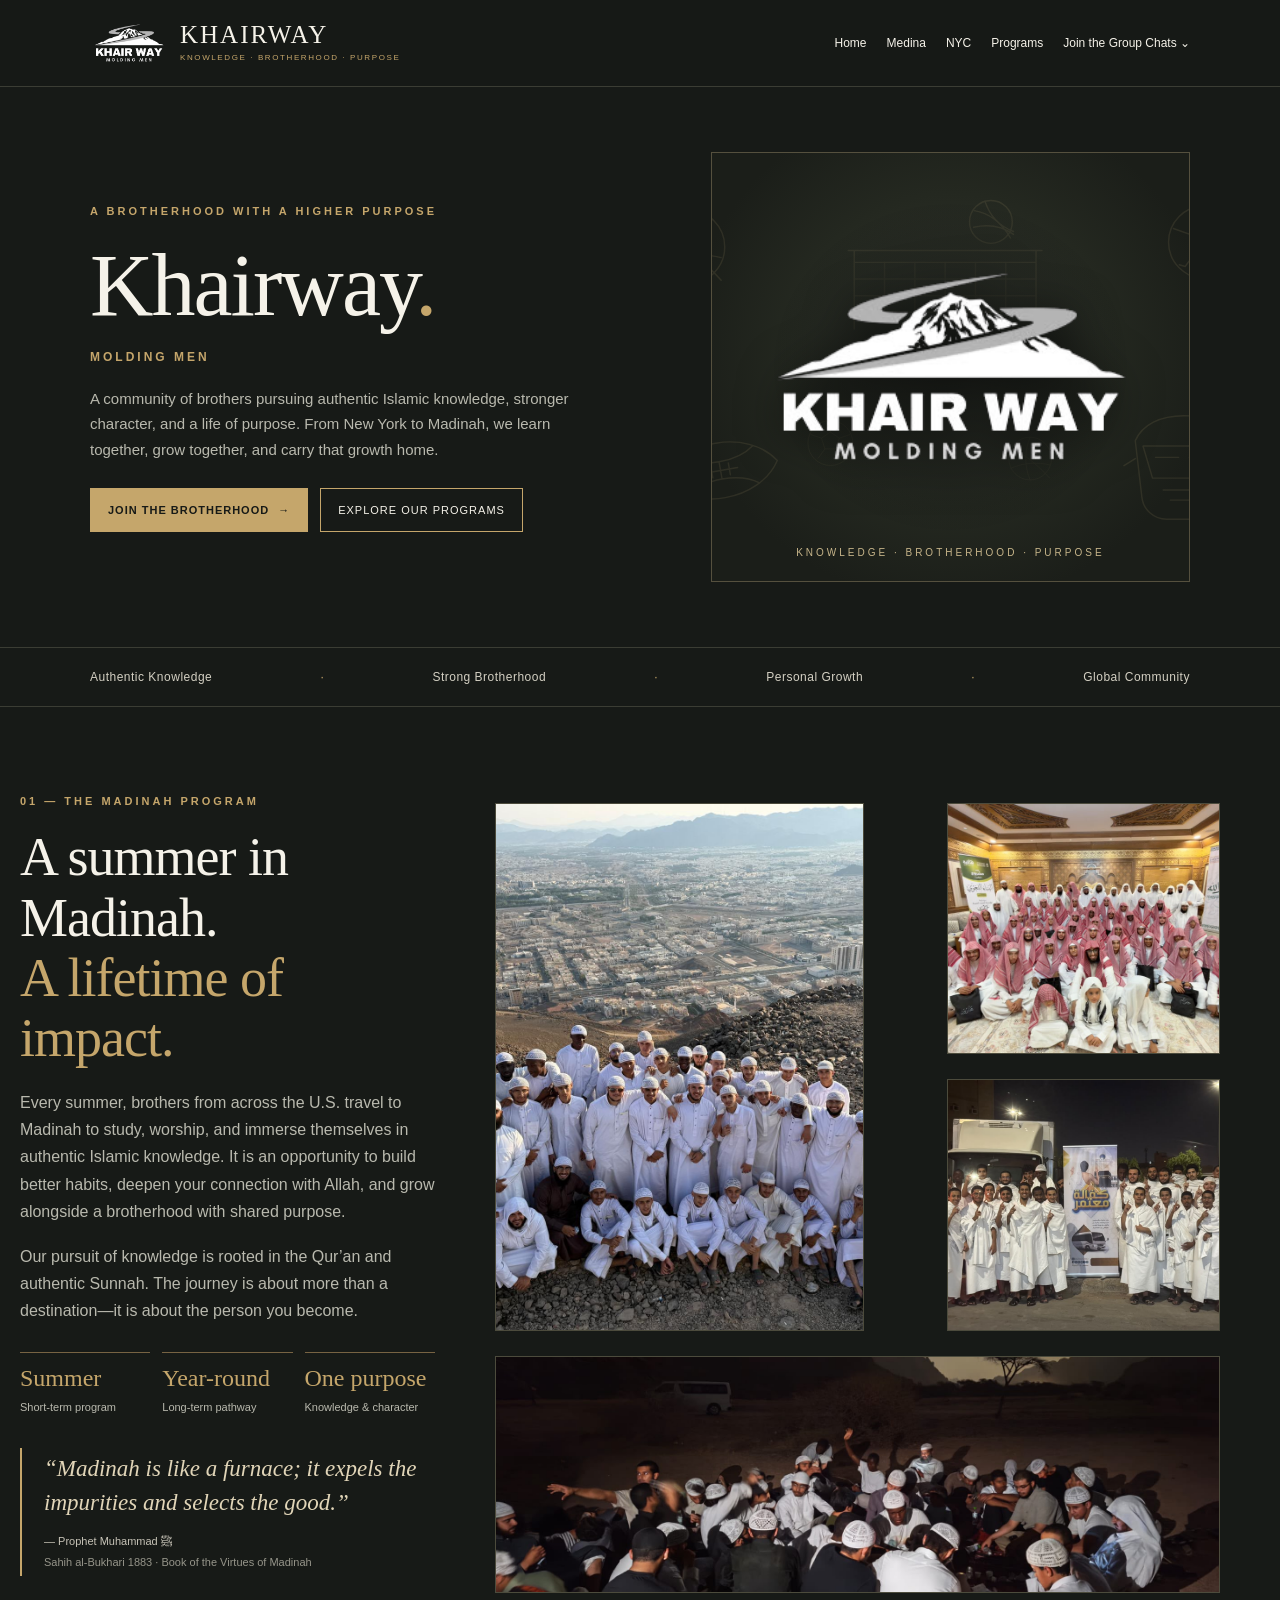
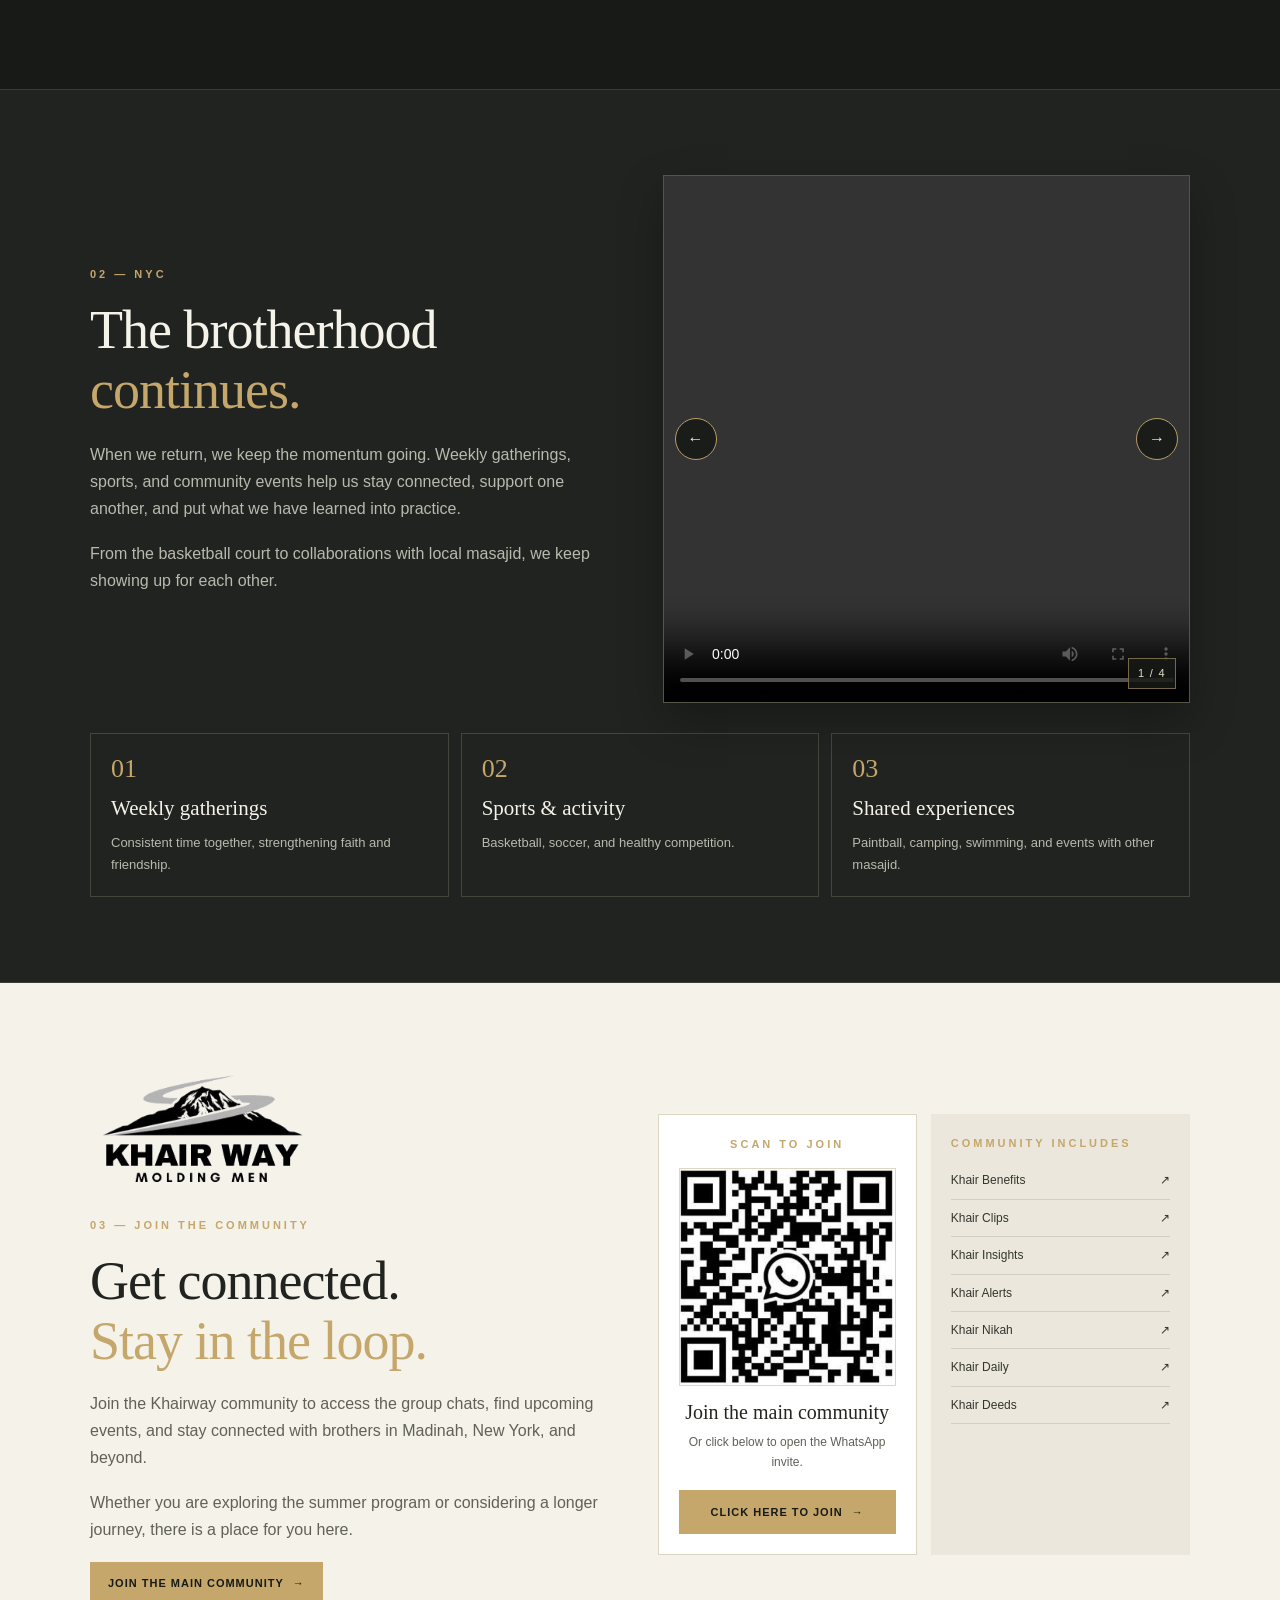
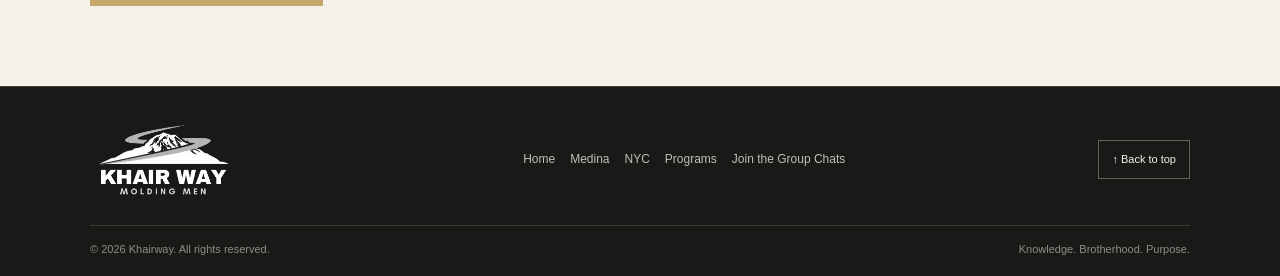
<file: khairway-website/index.html>
<!doctype html>
<html lang="en">
<head>
  <meta charset="utf-8">
  <meta name="viewport" content="width=device-width, initial-scale=1">
  <meta name="description" content="Khairway is a brotherhood pursuing authentic Islamic knowledge, stronger character, and purposeful growth through study in Madinah and community in New York City.">
  <meta name="theme-color" content="#171a17">
  <meta property="og:title" content="Khairway — Molding Men">
  <meta property="og:description" content="Knowledge. Brotherhood. Purpose. Explore Khairway's Madinah study program and NYC community.">
  <meta property="og:type" content="website">
  <title>Khairway — Molding Men | Knowledge, Brotherhood, Purpose</title>
  <link rel="canonical" href="https://khairway.com/">
  <link rel="stylesheet" href="styles.css">
  <script src="script.js" defer></script>
</head>
<body>
  <a class="skip-link" href="#main">Skip to content</a>
  <header class="site-header">
    <div class="container nav-wrap">
      <a class="brand brand-header" href="#main" aria-label="Khairway home">
        <img class="brand-logo" src="images/khairway-logo-light.png" alt="" aria-hidden="true">
        <span class="brand-copy"><strong>KHAIRWAY</strong><small>KNOWLEDGE · BROTHERHOOD · PURPOSE</small></span>
      </a>
      <button class="menu-toggle" type="button" aria-expanded="false" aria-controls="primary-nav">Menu <span aria-hidden="true">☰</span></button>
      <nav class="primary-nav" id="primary-nav" aria-label="Main navigation">
        <a href="#main">Home</a>
        <a href="#medina">Medina</a>
        <a href="#nyc">NYC</a>
        <a href="#programs">Programs</a>
        <details class="nav-dropdown">
          <summary>Join the Group Chats <span aria-hidden="true">⌄</span></summary>
          <div class="dropdown-panel">
            <a href="https://chat.whatsapp.com/Eo68PZ4l4v1HEXco6u2U0p?mode=wwt" target="_blank" rel="noopener noreferrer">Main Community <span>↗</span></a>
            <a href="https://www.whatsapp.com/channel/0029Vb6tWS2KLaHf7UXaNX1f" target="_blank" rel="noopener noreferrer">Khair Benefits <span>↗</span></a>
            <a href="https://chat.whatsapp.com/DuKVOLJy0NlB9dxHpvWHI6?s=sw&amp;p=i&amp;mlu=0" target="_blank" rel="noopener noreferrer">Khair Clips <span>↗</span></a>
            <a href="https://chat.whatsapp.com/DIcynuwBLIp3FBKQtrekQu?s=sw&amp;p=i&amp;mlu=0" target="_blank" rel="noopener noreferrer">Khair Insights <span>↗</span></a>
            <a href="https://chat.whatsapp.com/FpzMnmWVzdDAzeIJ8G1Ipd?s=qt&amp;p=i&amp;mlu=0&amp;ilr=4" target="_blank" rel="noopener noreferrer">Khair Alerts <span>↗</span></a>
            <a href="https://chat.whatsapp.com/GU599AT453l8Gs1sBvKuLP?s=sw&amp;p=i&amp;mlu=0" target="_blank" rel="noopener noreferrer">Khair Nikah <span>↗</span></a>
            <a href="https://chat.whatsapp.com/FGhLXF9lplVC5lfTucQEdU?s=sw&amp;p=i&amp;mlu=0" target="_blank" rel="noopener noreferrer">Khair Daily <span>↗</span></a>
            <a href="https://chat.whatsapp.com/KeFi4kn7iX44ZJ0N7IwIz2?s=sw&amp;p=i&amp;mlu=0" target="_blank" rel="noopener noreferrer">Khair Deeds <span>↗</span></a>
          </div>
        </details>
      </nav>
    </div>
  </header>

  <main id="main">
    <section class="hero container" aria-labelledby="hero-title">
      <div class="hero-copy">
        <p class="eyebrow">A brotherhood with a higher purpose</p>
        <h1 id="hero-title">Khairway<span class="gold">.</span></h1>
        <p class="tagline">MOLDING MEN</p>
        <p class="hero-description">A community of brothers pursuing authentic Islamic knowledge, stronger character, and a life of purpose. From New York to Madinah, we learn together, grow together, and carry that growth home.</p>
        <div class="button-row">
          <a class="button button-gold" href="#join-qr">Join the brotherhood <span aria-hidden="true">→</span></a>
          <a class="button button-outline" href="#programs">Explore our programs</a>
        </div>
      </div>
      <div class="hero-art" aria-label="Khairway Molding Men logo">
        <img class="hero-logo" src="images/khairway-logo-light.png" alt="Khairway — Molding Men">
        <span class="hero-art-caption">KNOWLEDGE · BROTHERHOOD · PURPOSE</span>
      </div>
    </section>

    <div class="pillars" aria-label="Our values">
      <div class="container pillars-inner">
        <span>Authentic Knowledge</span><i aria-hidden="true">·</i>
        <span>Strong Brotherhood</span><i aria-hidden="true">·</i>
        <span>Personal Growth</span><i aria-hidden="true">·</i>
        <span>Global Community</span>
      </div>
    </div>

    <section class="section container" id="medina" aria-labelledby="medina-title">
      <span class="section-anchor" id="programs" aria-hidden="true"></span>
      <div class="split-layout">
        <div class="section-copy">
          <p class="eyebrow">01 — The Madinah program</p>
          <h2 id="medina-title">A summer in Madinah.<br><span class="gold">A lifetime of impact.</span></h2>
          <p>Every summer, brothers from across the U.S. travel to Madinah to study, worship, and immerse themselves in authentic Islamic knowledge. It is an opportunity to build better habits, deepen your connection with Allah, and grow alongside a brotherhood with shared purpose.</p>
          <p>Our pursuit of knowledge is rooted in the Qur’an and authentic Sunnah. The journey is about more than a destination—it is about the person you become.</p>
          <div class="facts">
            <div class="fact"><strong>Summer</strong><span>Short-term program</span></div>
            <div class="fact"><strong>Year-round</strong><span>Long-term pathway</span></div>
            <div class="fact"><strong>One purpose</strong><span>Knowledge &amp; character</span></div>
          </div>
          <figure class="hadith">
            <blockquote>“Madinah is like a furnace; it expels the impurities and selects the good.”</blockquote>
            <figcaption>— Prophet Muhammad ﷺ <span>Sahih al-Bukhari 1883 · Book of the Virtues of Madinah</span></figcaption>
          </figure>
        </div>
        <div class="media-column">
          <div class="photo-grid medina-gallery">
            <figure class="photo-slot photo-tall has-media"><img src="images/medina-brotherhood-city.jpg" alt="Khairway brothers overlooking the city near Madinah" loading="lazy"></figure>
            <figure class="photo-slot has-media"><img src="images/medina-study-circle.jpg" alt="Khairway brothers gathered for study" loading="lazy"></figure>
            <figure class="photo-slot has-media"><img src="images/medina-umrah-group.jpg" alt="Khairway brothers together during the journey" loading="lazy"></figure>
            <figure class="photo-slot photo-wide has-media"><img src="images/medina-desert-gathering.jpg" alt="Khairway brothers sharing a gathering outdoors" loading="lazy"></figure>
          </div>
        </div>
      </div>
    </section>

    <section class="section section-dark" id="nyc" aria-labelledby="nyc-title">
      <div class="container">
        <div class="split-layout">
          <div class="section-copy">
            <p class="eyebrow">02 — NYC</p>
            <h2 id="nyc-title">The brotherhood<br><span class="gold">continues.</span></h2>
            <p>When we return, we keep the momentum going. Weekly gatherings, sports, and community events help us stay connected, support one another, and put what we have learned into practice.</p>
            <p>From the basketball court to collaborations with local masajid, we keep showing up for each other.</p>
          </div>
          <div class="media-column">
            <div class="video-carousel" data-video-carousel aria-label="NYC community clips">
              <div class="video-viewport">
                <div class="video-track" data-video-track>
                  <div class="video-slide"><video controls playsinline preload="metadata"><source src="videos/nyc-01.mp4" type="video/mp4">Your browser does not support video.</video></div>
                  <div class="video-slide"><video controls playsinline preload="metadata"><source src="videos/nyc-02.mp4" type="video/mp4">Your browser does not support video.</video></div>
                  <div class="video-slide"><video controls playsinline preload="metadata"><source src="videos/nyc-03.mp4" type="video/mp4">Your browser does not support video.</video></div>
                  <div class="video-slide"><video controls playsinline preload="metadata"><source src="videos/nyc-04.mp4" type="video/mp4">Your browser does not support video.</video></div>
                </div>
              </div>
              <button class="carousel-button carousel-prev" type="button" data-video-prev aria-label="Previous NYC video">←</button>
              <button class="carousel-button carousel-next" type="button" data-video-next aria-label="Next NYC video">→</button>
              <div class="carousel-status" aria-live="polite"><span data-video-current>1</span> / <span data-video-total>4</span></div>
            </div>
          </div>
        </div>
        <div class="event-grid">
          <article class="event-card"><span class="event-number">01</span><h3>Weekly gatherings</h3><p>Consistent time together, strengthening faith and friendship.</p></article>
          <article class="event-card"><span class="event-number">02</span><h3>Sports &amp; activity</h3><p>Basketball, soccer, and healthy competition.</p></article>
          <article class="event-card"><span class="event-number">03</span><h3>Shared experiences</h3><p>Paintball, camping, swimming, and events with other masajid.</p></article>
        </div>
      </div>
    </section>

    <section class="community-section" id="join" aria-labelledby="join-title">
      <div class="container join-layout">
        <div>
          <img class="community-logo" src="images/khairway-logo-dark.png" alt="Khairway — Molding Men">
          <p class="eyebrow">03 — Join the community</p>
          <h2 id="join-title">Get connected.<br><span class="gold">Stay in the loop.</span></h2>
          <p>Join the Khairway community to access the group chats, find upcoming events, and stay connected with brothers in Madinah, New York, and beyond.</p>
          <p>Whether you are exploring the summer program or considering a longer journey, there is a place for you here.</p>
          <a class="button button-gold" href="https://chat.whatsapp.com/Eo68PZ4l4v1HEXco6u2U0p?mode=wwt" target="_blank" rel="noopener noreferrer">Join the main community <span aria-hidden="true">→</span></a>
        </div>
        <div class="join-side">
          <div class="qr-card" id="join-qr">
            <p class="eyebrow">Scan to join</p>
            <img class="qr-image" src="images/khairway-qr.png" alt="Khairway main community WhatsApp QR code">
            <h3>Join the main community</h3>
            <p>Or click below to open the WhatsApp invite.</p>
            <a class="button button-gold" href="https://chat.whatsapp.com/Eo68PZ4l4v1HEXco6u2U0p?mode=wwt" target="_blank" rel="noopener noreferrer">Click here to join <span aria-hidden="true">→</span></a>
          </div>
          <div class="group-list">
            <p class="eyebrow">Community includes</p>
            <ul>
              <li><a href="https://www.whatsapp.com/channel/0029Vb6tWS2KLaHf7UXaNX1f" target="_blank" rel="noopener noreferrer">Khair Benefits <span>↗</span></a></li>
              <li><a href="https://chat.whatsapp.com/DuKVOLJy0NlB9dxHpvWHI6?s=sw&amp;p=i&amp;mlu=0" target="_blank" rel="noopener noreferrer">Khair Clips <span>↗</span></a></li>
              <li><a href="https://chat.whatsapp.com/DIcynuwBLIp3FBKQtrekQu?s=sw&amp;p=i&amp;mlu=0" target="_blank" rel="noopener noreferrer">Khair Insights <span>↗</span></a></li>
              <li><a href="https://chat.whatsapp.com/FpzMnmWVzdDAzeIJ8G1Ipd?s=qt&amp;p=i&amp;mlu=0&amp;ilr=4" target="_blank" rel="noopener noreferrer">Khair Alerts <span>↗</span></a></li>
              <li><a href="https://chat.whatsapp.com/GU599AT453l8Gs1sBvKuLP?s=sw&amp;p=i&amp;mlu=0" target="_blank" rel="noopener noreferrer">Khair Nikah <span>↗</span></a></li>
              <li><a href="https://chat.whatsapp.com/FGhLXF9lplVC5lfTucQEdU?s=sw&amp;p=i&amp;mlu=0" target="_blank" rel="noopener noreferrer">Khair Daily <span>↗</span></a></li>
              <li><a href="https://chat.whatsapp.com/KeFi4kn7iX44ZJ0N7IwIz2?s=sw&amp;p=i&amp;mlu=0" target="_blank" rel="noopener noreferrer">Khair Deeds <span>↗</span></a></li>
            </ul>
          </div>
        </div>
      </div>
    </section>
  </main>

  <footer class="site-footer">
    <div class="container footer-top">
      <a class="brand brand-footer" href="#main" aria-label="Khairway home">
        <img class="footer-logo" src="images/khairway-logo-light.png" alt="Khairway — Molding Men">
      </a>
      <nav class="footer-nav" aria-label="Footer navigation">
        <a href="#main">Home</a><a href="#medina">Medina</a><a href="#nyc">NYC</a>
        <a href="#programs">Programs</a><a href="#join">Join the Group Chats</a>
      </nav>
      <button class="back-to-top" type="button" data-back-to-top>↑ Back to top</button>
    </div>
    <div class="container footer-bottom"><span>© <span data-year>2026</span> Khairway. All rights reserved.</span><span>Knowledge. Brotherhood. Purpose.</span></div>
  </footer>
</body>
</html>
</file>
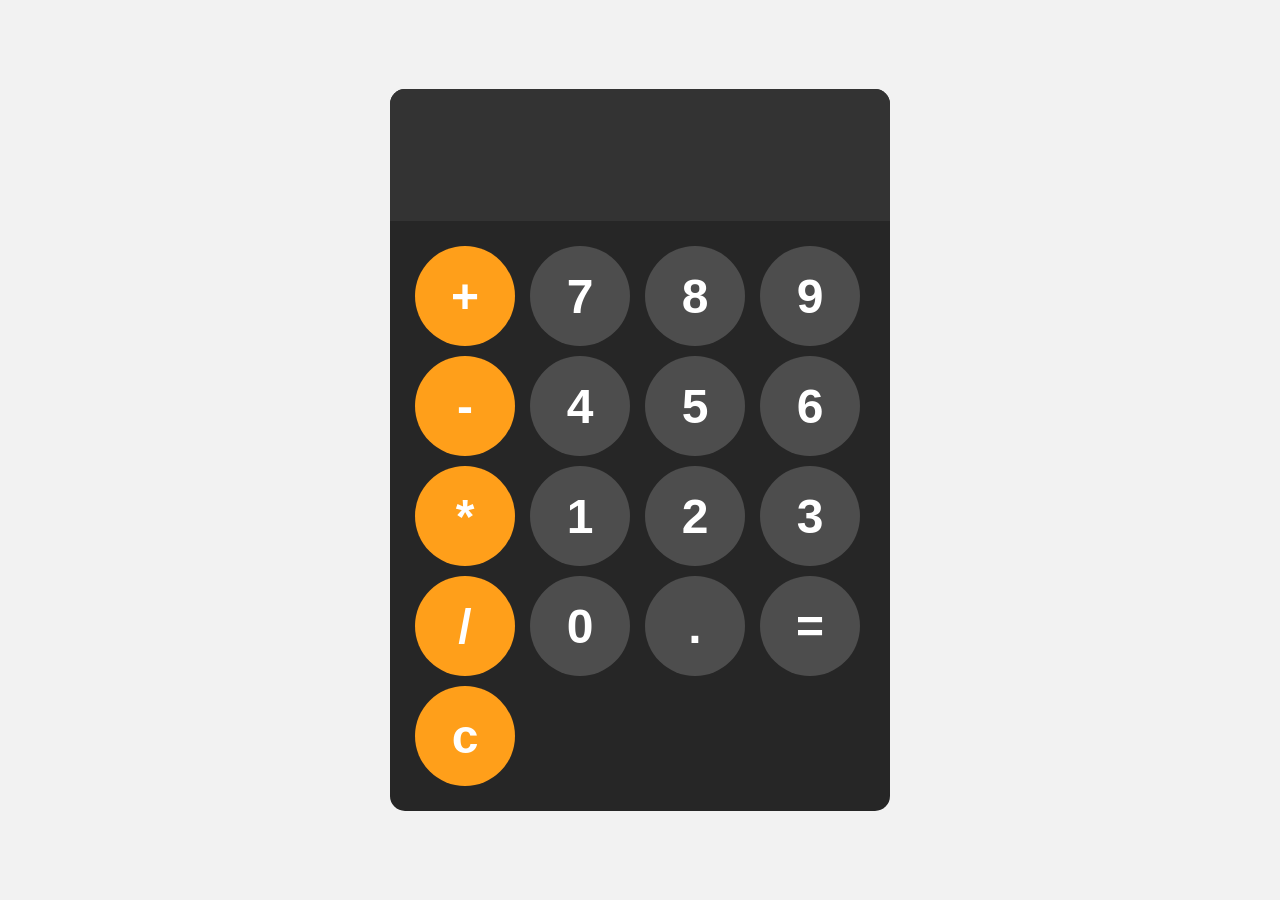
<file: Tutorials-Templates/Calculator/index.html>
<!DOCTYPE html>
<html lang="en">
<head>
    <meta charset="UTF-8">
    <meta name="viewport" content="width=device-width, initial-scale=1.0">
    <link rel="stylesheet" href="css/style.css">
    <title>Ismail Calculator</title>
</head>
<body>

    <section id="calculator">
            <input id="display" readonly>
            <section id="keys">
                <button onclick="appendToDisplay('+')" class="operator-btn">+</button>
                <button onclick="appendToDisplay('7')">7</button>
                <button onclick="appendToDisplay('8')">8</button>
                <button onclick="appendToDisplay('9')">9</button>
                <button onclick="appendToDisplay('-')" class="operator-btn">-</button>
                <button onclick="appendToDisplay('4')">4</button>
                <button onclick="appendToDisplay('5')">5</button>
                <button onclick="appendToDisplay('6')">6</button>
                <button onclick="appendToDisplay('*')" class="operator-btn">*</button>
                <button onclick="appendToDisplay('1')">1</button>
                <button onclick="appendToDisplay('2')">2</button>
                <button onclick="appendToDisplay('3')">3</button>
                <button onclick="appendToDisplay('/')" class="operator-btn">/</button>
                <button onclick="appendToDisplay('0')">0</button>
                <button onclick="appendToDisplay('.')">.</button>
                <button onclick="calculate()">=</button>
                <button onclick="clearDisplay()" class="operator-btn">c</button>
            
            </section>
    </section>


    <script  src="js/main.js"></script>
</body>
</html>
</file>
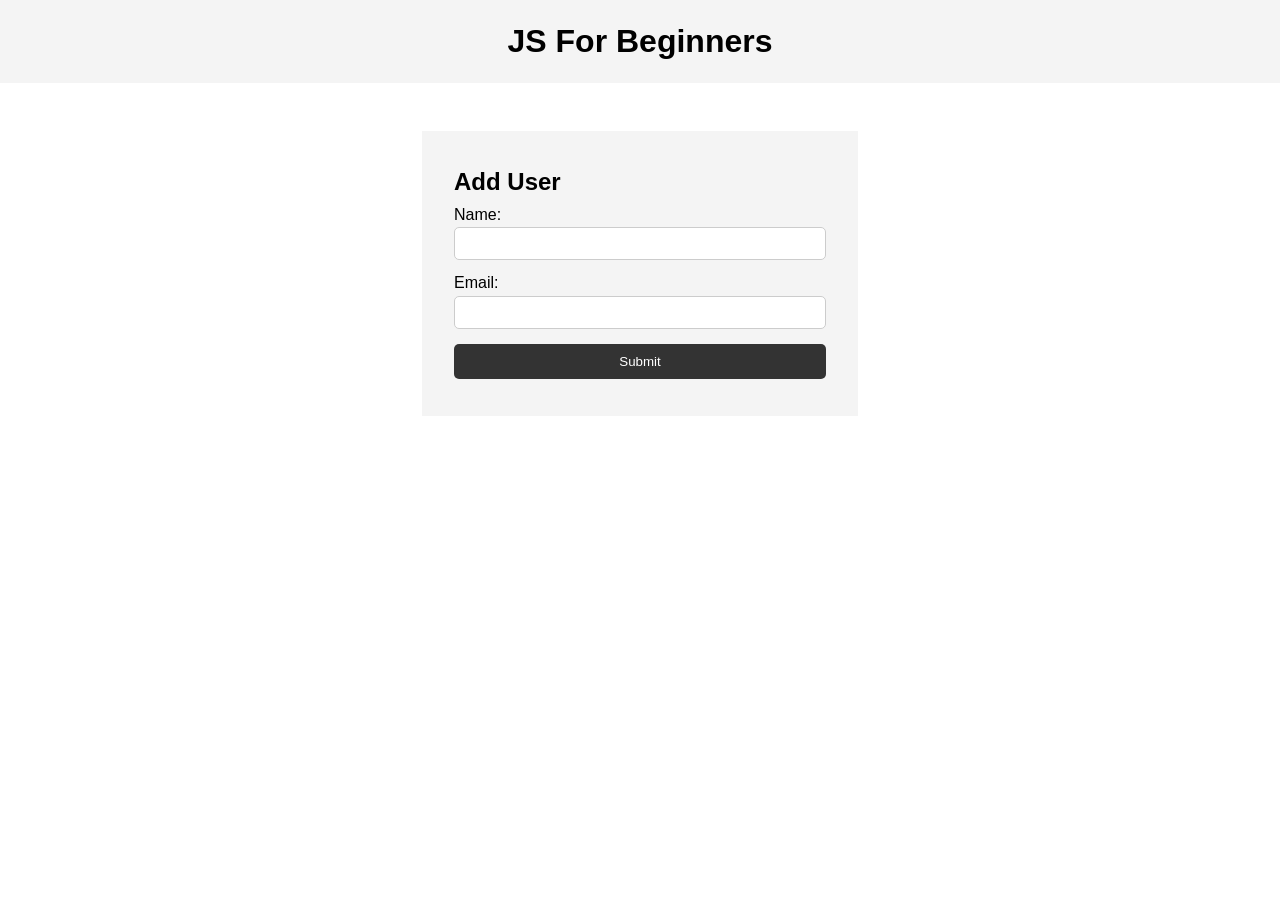
<file: Tutorials-Templates/simple JS form/index.html>
<!DOCTYPE html>
<html lang="en">
  <head>
    <meta charset="UTF-8" />
    <meta name="viewport" content="width=device-width, initial-scale=1.0" />
    <meta http-equiv="X-UA-Compatible" content="ie=edge" />
    <title>JS For Beginners</title>
    <link rel="stylesheet" href="css/style.css">
  </head>
  <body>
    <header>
      <h1>JS For Beginners</h1>
    </header>

    <section class="container">
      <form id="my-form">
        <h1>Add User</h1>
        <div class="msg"></div>
        <div>
          <label for="name">Name:</label>
          <input type="text" id="name">
        </div>
        <div>
          <label for="email">Email:</label>
          <input type="text" id="email">
        </div>
        <input class="btn" type="submit" value="Submit">
      </form>

      <ul id="users"></ul>

      <ul class="items">
        <!-- <li class="item">Item 1</li>
        <li class="item">Item 2</li>
        <li class="item">Item 3</li> -->
      </ul>
    </section>
    

    <script src="js/main.js"></script>
  </body>
</html>
</file>
<file: khairway-website/styles.css>
/* Khairway — shared site styles */
:root {
  color-scheme: dark;
  --bg: #171a17;
  --panel: #222720;
  --panel-2: #292d25;
  --gold: #c5a66b;
  --gold-light: #e1c78f;
  --cream: #f5f2e9;
  --muted: #b9b9ae;
  --line: #414238;
  --serif: Georgia, "Times New Roman", serif;
  --sans: Arial, Helvetica, sans-serif;
}
* { box-sizing: border-box; }
html { scroll-behavior: smooth; scroll-padding-top: 90px; }
body { margin: 0; background: var(--bg); color: var(--cream); font-family: var(--sans); line-height: 1.7; }
a { color: inherit; text-decoration: none; }
a:hover { color: var(--gold-light); }
button, input { font: inherit; }
img, video { max-width: 100%; }
.container { width: min(1100px, calc(100% - 40px)); margin-inline: auto; }
.skip-link { position: absolute; left: 12px; top: -60px; z-index: 100; background: var(--gold); color: var(--bg); padding: 8px 12px; }
.skip-link:focus { top: 12px; }
:focus-visible { outline: 2px solid var(--gold-light); outline-offset: 4px; }
.gold { color: var(--gold); }
h1, h2, h3 { margin: 0; font-family: var(--serif); font-weight: 400; line-height: 1.12; }
h1 { font-size: clamp(48px, 8vw, 88px); letter-spacing: -2px; }
h2 { font-size: clamp(34px, 5vw, 54px); letter-spacing: -1px; }
h3 { font-size: 24px; }
p { color: var(--muted); margin: 18px 0; }
.eyebrow { color: var(--gold); font-size: 11px; font-weight: 700; letter-spacing: 3px; text-transform: uppercase; margin: 0 0 16px; }
.button-row { display: flex; flex-wrap: wrap; gap: 12px; margin-top: 26px; }
.button { display: inline-flex; align-items: center; justify-content: center; gap: 9px; min-height: 44px; border: 1px solid var(--gold); padding: 11px 17px; font-size: 11px; letter-spacing: 1px; text-transform: uppercase; transition: background .2s, color .2s; }
.button-gold { background: var(--gold); color: var(--bg); font-weight: 700; }
.button-gold:hover { background: var(--gold-light); color: var(--bg); }
.button-outline { background: transparent; color: var(--cream); }
.button-outline:hover { background: var(--gold); color: var(--bg); }
.site-header { position: sticky; top: 0; z-index: 20; background: rgba(23, 26, 23, .97); border-bottom: 1px solid #3b3d34; backdrop-filter: blur(10px); }
.nav-wrap { min-height: 75px; display: flex; align-items: center; justify-content: space-between; gap: 18px; }
.brand { display: inline-block; flex-shrink: 0; font: 25px/1.1 var(--serif); letter-spacing: 2px; }
.brand span { display: block; margin-top: 7px; color: var(--gold); font: 9px/1.3 var(--sans); letter-spacing: 2px; }
.primary-nav { display: flex; align-items: center; gap: 20px; font-size: 12px; }
.primary-nav > a, .nav-dropdown > summary { padding-block: 10px; }
.nav-dropdown { position: relative; }
.nav-dropdown summary { cursor: pointer; list-style: none; }
.nav-dropdown summary::-webkit-details-marker { display: none; }
.dropdown-panel { position: absolute; top: calc(100% + 7px); right: 0; width: 235px; padding: 8px; background: #242720; border: 1px solid #55503e; box-shadow: 0 12px 28px #0005; }
.dropdown-panel a { display: flex; justify-content: space-between; gap: 10px; padding: 9px 11px; border-bottom: 1px solid #3b3d34; font-size: 13px; }
.dropdown-panel a:last-child { border-bottom: 0; }
.dropdown-panel a:hover { background: #30332b; color: var(--gold-light); }
.menu-toggle { display: none; border: 1px solid #666; background: transparent; color: var(--cream); padding: 7px 11px; }
.hero { min-height: 520px; display: grid; grid-template-columns: 1.1fr .9fr; align-items: center; gap: 35px; padding-block: 65px; }
.hero-description { max-width: 520px; font-size: 15px; }
.tagline { color: var(--gold); font-size: 12px; font-weight: 700; letter-spacing: 3px; margin: 12px 0; }
.hero-art { min-height: 380px; position: relative; display: grid; place-items: center; overflow: hidden; border: 1px solid #55503e; background: radial-gradient(ellipse at 50% 45%, #34372d, #1b1e19 70%); }
.hero-art::before, .hero-art::after { content: ""; position: absolute; width: 300px; height: 300px; border: 1px solid #a58a55; border-radius: 50%; opacity: .45; }
.hero-art::after { width: 220px; height: 220px; }
.hero-monogram { z-index: 1; color: var(--gold); font: 130px var(--serif); }
.hero-art-caption { position: absolute; bottom: 20px; color: #c7b58a; font-size: 10px; letter-spacing: 3px; text-align: center; }
.pillars { border-block: 1px solid #3b3d34; padding: 19px 0; }
.pillars-inner { display: flex; justify-content: space-between; align-items: center; gap: 12px; color: #d4d0c3; font-size: 12px; letter-spacing: .5px; }
.pillars i { color: var(--gold); font-style: normal; }
.section { padding-block: 85px; }
.split-layout { display: grid; grid-template-columns: 1fr 1fr; align-items: center; gap: 45px; }
.section-copy h2 { margin: 0 0 20px; }
.section-copy > p:not(.eyebrow) { max-width: 590px; }
.facts { display: grid; grid-template-columns: repeat(3, 1fr); gap: 12px; margin: 28px 0; }
.fact { border-top: 1px solid #776343; padding-top: 12px; }
.fact strong { display: block; color: var(--gold); font: 24px var(--serif); }
.fact span { color: var(--muted); font-size: 11px; }
.hadith { margin: 28px 0; padding: 4px 0 4px 22px; border-left: 2px solid var(--gold); }
.hadith blockquote { margin: 0; color: #e1d5b8; font: italic 23px/1.5 var(--serif); }
.hadith figcaption { margin-top: 11px; color: #c7c3b7; font-size: 11px; }
.hadith figcaption span { display: block; color: #96958a; margin-top: 3px; }
.long-card { display: flex; align-items: center; justify-content: space-between; gap: 18px; margin-top: 25px; padding: 20px; border: 1px solid #5a503c; background: #20231d; }
.long-card .eyebrow { margin-bottom: 8px; }
.long-card h3 { font-size: 23px; }
.long-card p { margin: 7px 0 0; font-size: 13px; }
.media-column { min-width: 0; }
.photo-grid { display: grid; grid-template-columns: 1fr 1fr; gap: 10px; }
.photo-slot { position: relative; display: grid; place-items: center; min-height: 175px; overflow: hidden; border: 1px solid #4c4b3c; background: #292c25; padding: 14px; text-align: center; color: #c0b18c; font-size: 11px; letter-spacing: 1px; }
.photo-slot.photo-tall { grid-row: span 2; min-height: 360px; }
.photo-slot img, .photo-slot video { position: absolute; inset: 0; width: 100%; height: 100%; object-fit: cover; }
.photo-slot span { position: relative; z-index: 1; padding: 7px 10px; background: #171a17c9; }
.photo-slot span small { color: #aaa99f; font-size: 10px; }
.photo-slot.has-media span { display: none; }
.upload-control { display: inline-block; margin-top: 12px; color: var(--gold); font-size: 12px; text-decoration: underline; cursor: pointer; }
.upload-control input { display: block; width: 100%; max-width: 100%; margin-top: 8px; color: var(--muted); font-size: 12px; }
.small-note { color: #8e8e82; font-size: 11px; }
code { color: #e0d2ae; }
.section-dark { background: #20231f; border-block: 1px solid #3b3d34; }
.event-grid { display: grid; grid-template-columns: repeat(3, 1fr); gap: 12px; margin-top: 30px; }
.event-card { min-height: 150px; padding: 20px; border: 1px solid #44463b; }
.event-number { color: var(--gold); font: 26px var(--serif); }
.event-card h3 { margin: 12px 0; font-size: 21px; }
.event-card p { margin: 0; font-size: 13px; }
.community-section { padding-block: 80px; background: var(--cream); color: #20231f; }
.community-section h2 { color: #20231f; }
.community-section p:not(.eyebrow) { color: #606157; }
.join-layout { display: grid; grid-template-columns: 1fr 1fr; align-items: center; gap: 35px; }
.join-side { display: grid; grid-template-columns: minmax(0, 1fr) minmax(0, 1fr); gap: 14px; align-items: stretch; }
.qr-card { padding: 20px; border: 1px solid #ded6c5; background: #fff; color: #242720; text-align: center; }
.qr-card .eyebrow { margin-bottom: 5px; }
.qr-card h3 { font-size: 20px; }
.qr-card p:not(.eyebrow) { margin: 8px 0; font-size: 12px; }
.qr-card .button { margin-top: 10px; width: 100%; }
.qr-image { display: block; width: min(100%, 240px); height: auto; margin: 15px auto; border: 1px solid #ded6c5; background: #fff; }
.group-list { padding: 20px; background: #ebe7dc; }
.group-list .eyebrow { margin-bottom: 10px; }
.group-list ul { list-style: none; margin: 0; padding: 0; }
.group-list li { border-bottom: 1px solid #d4cebf; }
.group-list li a { display: flex; justify-content: space-between; padding: 8px 0; color: #33362e; font-size: 12px; }
.group-list li a:hover { color: #8d6b2e; }
.text-link { display: inline-block; margin-top: 15px; color: #5b4a2d; font-size: 12px; text-decoration: underline; }
.long-section { background: linear-gradient(120deg, #20231e, #171a17); }
.long-preview { display: grid; grid-template-columns: 1fr 1fr; gap: 40px; align-items: center; }
.hadith-large { margin: 0; }
.hadith-large blockquote { font-size: 22px; }
.hadith-large hr { border: 0; border-top: 1px solid #49483c; margin: 25px 0; }
.site-footer { border-top: 1px solid #414238; padding: 30px 0 18px; }
.footer-top { display: flex; align-items: center; justify-content: space-between; gap: 20px; flex-wrap: wrap; }
.footer-nav { display: flex; flex-wrap: wrap; gap: 15px; color: #c1bfb3; font-size: 12px; }
.back-to-top { padding: 9px 13px; border: 1px solid #68634f; background: transparent; color: var(--cream); font-size: 11px; }
.footer-bottom { display: flex; justify-content: space-between; gap: 15px; margin-top: 22px; padding-top: 14px; border-top: 1px solid #383a32; color: #8e8e82; font-size: 11px; }
.long-hero { display: grid; grid-template-columns: 1.1fr .9fr; align-items: center; gap: 35px; padding-block: 70px; }
.long-hero-copy > p:not(.eyebrow):not(.tagline) { max-width: 550px; }
.long-hero-art { min-height: 340px; }
.section-heading { max-width: 650px; margin-bottom: 35px; }
.hadith-list { display: grid; grid-template-columns: repeat(3, 1fr); gap: 24px; }
.hadith-list .hadith { margin: 0; }
.hadith-list blockquote { font-size: 20px; }
.long-photo-placeholder { display: grid; place-items: center; min-height: 330px; padding: 20px; border: 1px solid #4c4b3c; background: #292c25; color: #c0b18c; text-align: center; font-size: 12px; letter-spacing: 1px; }
.long-photo-placeholder small { color: #aaa99f; font-size: 10px; }
.long-note { padding: 25px; border: 1px solid #4b4b3c; }
.long-note h3 { margin-bottom: 15px; }
.check-list { margin: 0; padding-left: 20px; color: var(--muted); }
.check-list li { padding: 6px 0; }

@media (max-width: 850px) {
  .primary-nav { gap: 12px; }
  .join-side { grid-template-columns: 1fr; }
  .pillars-inner { flex-wrap: wrap; justify-content: center; }
}
@media (max-width: 760px) {
  .container { width: calc(100% - 30px); }
  .nav-wrap { min-height: 66px; flex-wrap: wrap; }
  .menu-toggle { display: block; }
  .primary-nav { display: none; width: 100%; flex-direction: column; align-items: stretch; gap: 0; padding-bottom: 12px; }
  .primary-nav.is-open { display: flex; }
  .primary-nav > a, .nav-dropdown > summary { padding: 11px 3px; border-bottom: 1px solid #393a32; }
  .dropdown-panel { position: static; width: 100%; margin-top: 8px; box-shadow: none; }
  .hero, .long-hero { grid-template-columns: 1fr; padding-block: 48px; gap: 25px; }
  .hero-art { min-height: 260px; }
  .section { padding-block: 65px; }
  .split-layout, .join-layout, .long-preview { grid-template-columns: 1fr; gap: 28px; }
  .photo-slot.photo-tall { min-height: 260px; }
  .event-grid { grid-template-columns: 1fr 1fr; }
  .long-card { align-items: flex-start; flex-direction: column; }
  .hadith-list { grid-template-columns: 1fr; gap: 20px; }
  .community-section { padding-block: 60px; }
  .footer-bottom { flex-direction: column; }
}
@media (max-width: 430px) {
  .event-grid { grid-template-columns: 1fr; }
  .photo-grid { gap: 7px; }
  .photo-slot { min-height: 145px; padding: 8px; font-size: 10px; }
  .photo-slot.photo-tall { min-height: 230px; }
  .facts { grid-template-columns: 1fr 1fr; }
  .hadith blockquote { font-size: 20px; }
  .footer-nav { gap: 10px 14px; }
}
@media (prefers-reduced-motion: reduce) {
  html { scroll-behavior: auto; }
  *, *::before, *::after { transition-duration: .01ms !important; animation-duration: .01ms !important; }
}

/* 2026-09 Khairway content refresh */
.brand { display: inline-flex; align-items: center; gap: 10px; }
.brand-logo { width: 58px; height: 44px; object-fit: contain; flex: 0 0 auto; }
.brand-copy { display: block; }
.brand-copy strong { display: block; font: 25px/1.05 var(--serif); letter-spacing: 2px; font-weight: 400; }
.brand-copy small { display: block; margin-top: 5px; color: var(--gold); font: 8px/1.3 var(--sans); letter-spacing: 1.6px; white-space: nowrap; }
.hero-art { padding: 45px; }
.hero-logo { position: relative; z-index: 1; width: min(86%, 380px); height: auto; object-fit: contain; }
.hero-art::before, .hero-art::after { opacity: .23; }
.medina-gallery .photo-wide { grid-column: 1 / -1; min-height: 190px; }
.brand-footer { min-width: 170px; }
.footer-logo { display: block; width: 180px; height: 86px; object-fit: contain; object-position: left center; }

@media (max-width: 900px) {
  .brand-copy small { display: none; }
  .brand-logo { width: 52px; }
}
@media (max-width: 760px) {
  .brand-copy strong { font-size: 21px; }
  .hero-art { padding: 30px; }
}
@media (max-width: 430px) {
  .brand-logo { width: 44px; height: 38px; }
  .brand-copy strong { font-size: 19px; }
  .medina-gallery .photo-wide { min-height: 160px; }
}
.brand .brand-copy { margin: 0; color: inherit; font: inherit; letter-spacing: normal; }
.community-logo { display: block; width: 170px; height: auto; margin: 0 0 18px; }

/* 2026-09-13 refinement pass */
html { scroll-padding-top: 104px; }
.section-anchor { display: block; position: relative; top: -2px; scroll-margin-top: 104px; }
#join-qr { scroll-margin-top: 118px; }

/* Larger, more readable Khairway marks */
.nav-wrap { min-height: 86px; }
.brand-header { gap: 12px; }
.brand-logo { width: 78px; height: 58px; }
.hero-art { min-height: 430px; padding: 34px; background-image: url("images/sports-pattern.svg"), radial-gradient(ellipse at 50% 45%, #34372d, #1b1e19 70%); background-size: cover, auto; background-position: center, center; background-repeat: no-repeat; }
.hero-art::before, .hero-art::after { display: none; }
.hero-logo { width: min(94%, 470px); }
.hero-art-caption { z-index: 2; }
.community-logo { width: 225px; margin-bottom: 20px; }

/* Let the Madinah imagery feel fuller while keeping copy on the left. */
#medina .split-layout { grid-template-columns: minmax(0, .86fr) minmax(0, 1.14fr); gap: 30px; }
.medina-gallery { grid-template-columns: 1.12fr .88fr; gap: 7px; }
.medina-gallery .photo-slot { min-height: 245px; padding: 0; }
.medina-gallery .photo-tall { min-height: 500px; }
.medina-gallery .photo-wide { min-height: 255px; }
.medina-gallery img { object-position: center; }

/* Single-video NYC carousel. */
.video-carousel { position: relative; width: min(100%, 560px); margin-inline: auto; }
.video-viewport { overflow: hidden; border: 1px solid #555446; background: #111; box-shadow: 0 18px 42px #0004; }
.video-track { display: flex; width: 100%; transition: transform .48s ease; }
.video-slide { flex: 0 0 100%; min-width: 100%; aspect-ratio: 1 / 1; background: #111; }
.video-slide video { display: block; width: 100%; height: 100%; object-fit: cover; background: #111; }
.carousel-button { position: absolute; top: 50%; z-index: 4; width: 42px; height: 42px; display: grid; place-items: center; transform: translateY(-50%); border: 1px solid #b89d68; border-radius: 50%; background: rgba(23,26,23,.88); color: var(--cream); cursor: pointer; transition: background .2s, color .2s, transform .2s; }
.carousel-button:hover { background: var(--gold); color: var(--bg); transform: translateY(-50%) scale(1.05); }
.carousel-prev { left: 12px; }
.carousel-next { right: 12px; }
.carousel-status { position: absolute; right: 14px; bottom: 14px; z-index: 4; padding: 5px 9px; border: 1px solid #766849; background: rgba(23,26,23,.82); color: #e5dcc8; font-size: 11px; letter-spacing: 1.3px; }

@media (max-width: 900px) {
  .brand-logo { width: 68px; height: 52px; }
  #medina .split-layout { grid-template-columns: minmax(0, .9fr) minmax(0, 1.1fr); gap: 24px; }
  .medina-gallery .photo-slot { min-height: 210px; }
  .medina-gallery .photo-tall { min-height: 427px; }
  .medina-gallery .photo-wide { min-height: 220px; }
}
@media (max-width: 760px) {
  html { scroll-padding-top: 80px; }
  .nav-wrap { min-height: 72px; }
  .brand-logo { width: 60px; height: 46px; }
  .hero-art { min-height: 320px; padding: 24px; }
  .hero-logo { width: min(92%, 410px); }
  #medina .split-layout { grid-template-columns: 1fr; }
  .medina-gallery .photo-slot { min-height: 190px; }
  .medina-gallery .photo-tall { min-height: 387px; }
  .medina-gallery .photo-wide { min-height: 215px; }
  .community-logo { width: 205px; }
  #join-qr { scroll-margin-top: 88px; }
}
@media (max-width: 430px) {
  .brand-logo { width: 52px; height: 42px; }
  .hero-art { min-height: 285px; }
  .medina-gallery { gap: 5px; }
  .medina-gallery .photo-slot { min-height: 150px; }
  .medina-gallery .photo-tall { min-height: 305px; }
  .medina-gallery .photo-wide { min-height: 175px; }
  .carousel-button { width: 38px; height: 38px; }
}

/* 2026-09-13 hero/gallery polish pass */
/* Keep the sports motif clean and extremely faint while making the Khairway mark the focal point. */
.hero-art {
  isolation: isolate;
  background-image: url("images/sports-pattern.svg"), radial-gradient(ellipse at 50% 46%, #35382f 0%, #242820 48%, #1b1e19 78%);
  background-size: 100% 100%, auto;
  background-position: center, center;
  background-repeat: no-repeat;
}
.hero-art::before {
  content: "";
  display: block;
  position: absolute;
  inset: 12% 13%;
  z-index: 0;
  border: 0;
  border-radius: 50%;
  width: auto;
  height: auto;
  opacity: 1;
  background: radial-gradient(ellipse at center, rgba(23,26,23,.72) 0%, rgba(23,26,23,.38) 48%, rgba(23,26,23,0) 76%);
  pointer-events: none;
}
.hero-art::after { display: none; }
.hero-logo {
  z-index: 2;
  width: min(96%, 500px);
  filter: drop-shadow(0 7px 22px rgba(0,0,0,.58));
}
.hero-art-caption { z-index: 3; }

/* Give the Madinah media substantially more horizontal room and remove dead space. */
#medina.container { width: min(1380px, calc(100% - 40px)); }
#medina .split-layout {
  grid-template-columns: minmax(360px, .68fr) minmax(0, 1.32fr);
  gap: 20px;
  align-items: stretch;
}
#medina .media-column { min-width: 0; align-self: stretch; display: flex; }
.medina-gallery {
  width: 100%;
  flex: 1 1 auto;
  grid-template-columns: 1.12fr .88fr;
  grid-template-rows: minmax(250px, 1fr) minmax(250px, 1fr) minmax(255px, .95fr);
  gap: 3px;
}
.medina-gallery .photo-slot,
.medina-gallery .photo-tall,
.medina-gallery .photo-wide {
  min-height: 0;
}
.medina-gallery .photo-tall { grid-row: 1 / span 2; }
.medina-gallery .photo-wide { grid-column: 1 / -1; grid-row: 3; }
.medina-gallery img { width: 100%; height: 100%; object-fit: cover; object-position: center; }

@media (max-width: 1100px) {
  #medina.container { width: min(1180px, calc(100% - 36px)); }
  #medina .split-layout { grid-template-columns: minmax(330px, .8fr) minmax(0, 1.2fr); gap: 16px; }
  .medina-gallery { grid-template-rows: minmax(215px, 1fr) minmax(215px, 1fr) minmax(220px, .92fr); }
}

@media (max-width: 760px) {
  #medina.container { width: calc(100% - 30px); }
  #medina .split-layout { grid-template-columns: 1fr; gap: 28px; }
  #medina .media-column { display: block; }
  .medina-gallery {
    grid-template-columns: 1.12fr .88fr;
    grid-template-rows: 190px 190px 215px;
    gap: 3px;
  }
}

@media (max-width: 430px) {
  .medina-gallery { grid-template-rows: 150px 150px 175px; gap: 2px; }
}
</file>
<file: Tutorials-Templates/Calculator/css/style.css>
/******************************************
/* BASE STYLES
/*******************************************/
body{
  margin: 0;
  display: flex;
  justify-content: center;
  align-items: center;
  height: 100vh;
  background-color: hsl(0,0%,95%);
}
#calculator{
  font-family: Arial, sans-serif;
  background-color: hsl(0,0%,15%);
  border-radius: 15px;
  max-width: 500px;
  overflow: hidden;
}
#display{
  width: 100%;
  padding: 20px;
  font-size: 5rem;
  text-align: left;
  border: none;
  background-color: hsl(0,0%,20%);
  color: white;
}
#keys{
  display: grid;
  grid-template-columns: repeat(4, 1fr);
  gap:10px;
  padding: 25px;
}
button{
  width: 100px;
  height: 100px;
  border-radius: 50px;
  border: none;
  background-color: hsl(0,0%,30%);
  color: white;
  font-size: 3rem;
  font-weight: bold;
  cursor: pointer;
}
button:hover{
  background-color: hsl(0,0%,40%);
}
button:active{
  background-color: hsl(0,0%,50%);
}
.operator-btn{
  background-color: hsl(35,100%,55%);
}
.operator-btn:hover{
  background-color: hsl(35,100%,65%);
}
.operator-btn:active{
  background-color: hsl(35,100%,75%);
}

/******************************************
/* LAYOUT
/*******************************************/


/******************************************
/* ADDITIONAL STYLES
/*******************************************/
</file>
<file: Tutorials-Templates/simple JS form/css/style.css>
* {
  margin: 0;
  padding: 0;
  box-sizing: border-box;
}

body {
  font-family: Arial, Helvetica, sans-serif;
  line-height: 1.6;
}

ul {
  list-style: none;
}

ul li {
  padding: 5px;
  background: #f4f4f4;
  margin: 5px 0;
}

header {
  background: #f4f4f4;
  padding: 1rem;
  text-align: center;
}

.container {
  margin: auto;
  width: 500px;
  overflow: auto;
  padding: 3rem 2rem;
}

#my-form {
  padding: 2rem;
  background: #f4f4f4;
}

#my-form label {
  display: block;
}

#my-form input[type='text'] {
  width: 100%;
  padding: 8px;
  margin-bottom: 10px;
  border-radius: 5px;
  border: 1px solid #ccc;
}

.btn {
  display: block;
  width: 100%;
  padding: 10px 15px;
  border: 0;
  background: #333;
  color: #fff;
  border-radius: 5px;
  margin: 5px 0;
}

.btn:hover {
  background: #444;
}

.bg-dark {
  background: #333;
  color: #fff;
}

.error {
  background: orangered;
  color: #fff;
  padding: 5px;
  margin: 5px;
}
</file>
